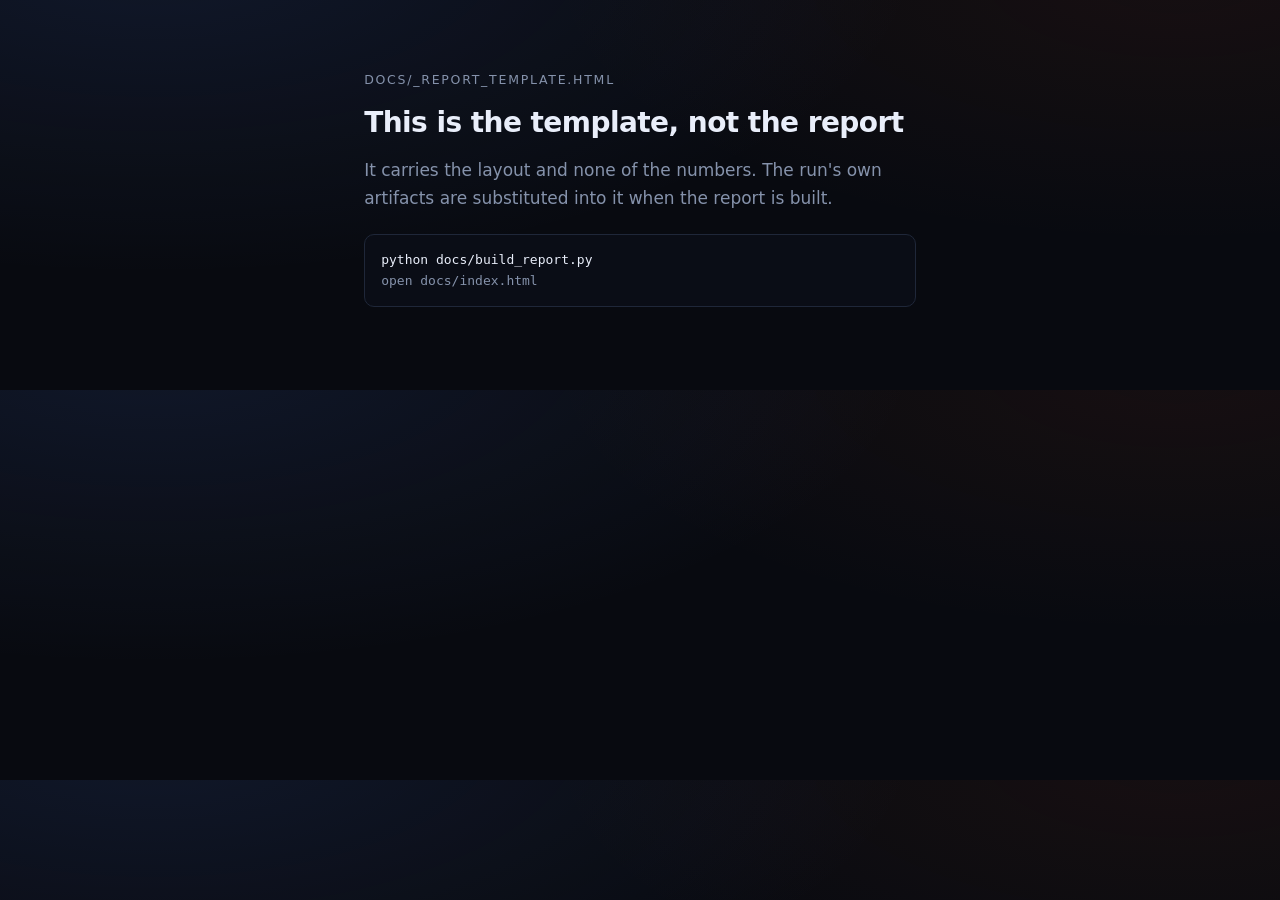
<file: docs/_report_template.html>
<!doctype html>
<html lang="en">
<head>
<meta charset="utf-8">
<meta name="viewport" content="width=device-width, initial-scale=1">
<title>Self-Improving Growth Agent — run report</title>
<meta name="description" content="A closed loop that reads its own telemetry, ships one change per round, and proves each one with a live A/B test. Every number here was measured in a real browser.">
<style>
  :root {
    --bg: #080a10;
    --panel: #0e1220;
    --panel-2: #141a2b;
    --line: #1f2739;
    --line-2: #2b354a;
    --text: #e9eefa;
    --muted: #8592ab;
    --dim: #5f6b82;
    --accent: #5b8cff;
    --good: #3ddc91;
    --warn: #ffb638;
    --bad: #ff6b6b;
    /* Chart roles. The two categorical slots are validated against this surface
       (CVD ΔE 26.8, normal-vision ΔE 31.8); the baseline is a neutral reference
       series, not a categorical hue, and is also dashed + direct-labelled. */
    --series-candidate: #3987e5;
    --series-holdout: #d95926;
    --series-baseline: #8592ab;
    --mono: ui-monospace, SFMono-Regular, "SF Mono", Menlo, Consolas, monospace;
  }
  * { box-sizing: border-box; }
  html { scroll-behavior: smooth; }
  body {
    margin: 0;
    background:
      radial-gradient(1100px 460px at 12% -12%, rgba(91, 140, 255, 0.11), transparent 70%),
      radial-gradient(900px 380px at 92% -6%, rgba(217, 89, 38, 0.07), transparent 70%),
      var(--bg);
    color: var(--text);
    font: 15px/1.65 ui-sans-serif, system-ui, -apple-system, "Segoe UI", Roboto, sans-serif;
    -webkit-font-smoothing: antialiased;
  }
  .wrap { max-width: 1060px; margin: 0 auto; padding: 0 20px; }
  h1, h2, h3, h4 { letter-spacing: -0.02em; margin: 0; line-height: 1.25; }
  a { color: var(--accent); }
  code, .mono { font-family: var(--mono); font-size: 0.92em; }
  p { margin: 0 0 14px; }

  /* ------------------------------------------------------------------ header */
  header.top { border-bottom: 1px solid var(--line); padding: 46px 0 34px; }
  .eyebrow { color: var(--muted); font-size: 12.5px; letter-spacing: 0.14em;
    text-transform: uppercase; margin-bottom: 14px; }
  header.top h1 { font-size: clamp(28px, 4.4vw, 42px); max-width: 20ch; }
  .lede { color: var(--muted); font-size: 17px; max-width: 62ch; margin-top: 16px; }
  .meta { display: flex; flex-wrap: wrap; gap: 10px; margin-top: 22px; }
  .chip { border: 1px solid var(--line); background: var(--panel); color: var(--muted);
    border-radius: 999px; padding: 6px 13px; font-size: 12.5px; }
  .chip b { color: var(--text); font-weight: 600; }

  /* ------------------------------------------------------------------- cards */
  section { padding: 44px 0; border-bottom: 1px solid var(--line); }
  .sec-label { color: var(--accent); font-size: 12px; letter-spacing: 0.16em;
    text-transform: uppercase; margin-bottom: 12px; }
  section h2 { font-size: clamp(21px, 2.6vw, 27px); margin-bottom: 14px; }
  .note { color: var(--muted); max-width: 68ch; }
  .card { background: var(--panel); border: 1px solid var(--line); border-radius: 14px; padding: 20px; }

  .kpis { display: grid; grid-template-columns: repeat(auto-fit, minmax(150px, 1fr)); gap: 12px; margin: 24px 0 0; }
  .kpi { background: var(--panel); border: 1px solid var(--line); border-radius: 14px; padding: 16px 18px; }
  .kpi b { display: block; font-size: 27px; letter-spacing: -0.03em; }
  .kpi span { display: block; color: var(--muted); font-size: 11.5px; letter-spacing: 0.08em;
    text-transform: uppercase; margin-top: 6px; }
  .kpi.good b { color: var(--good); }
  .kpi.accent b { color: var(--accent); }

  /* ------------------------------------------------------------------- chart */
  .chart-card { margin-top: 8px; }
  .legend { display: flex; flex-wrap: wrap; gap: 18px; color: var(--muted); font-size: 12.5px; margin-bottom: 6px; }
  .legend i { display: inline-block; width: 22px; height: 0; border-top-width: 2px; border-top-style: solid;
    vertical-align: middle; margin-right: 7px; }
  .sw-cand { border-color: var(--series-candidate); }
  .sw-hold { border-color: var(--series-holdout); border-top-style: dotted; border-top-width: 3px; }
  .sw-base { border-color: var(--series-baseline); border-top-style: dashed; }
  .chart { position: relative; }
  .chart svg { width: 100%; height: auto; display: block; overflow: visible; }
  .grid-line { stroke: var(--line); stroke-width: 1; }
  .axis-text { fill: var(--dim); font-size: 11px; font-family: var(--mono); }
  .round-tick { fill: var(--muted); font-size: 12px; }
  .line-base { fill: none; stroke: var(--series-baseline); stroke-width: 2; stroke-dasharray: 6 4; }
  .line-cand { fill: none; stroke: var(--series-candidate); stroke-width: 2; }
  .line-hold { fill: none; stroke: var(--series-holdout); stroke-width: 2; stroke-dasharray: 2 4; }
  .connector { stroke: var(--series-candidate); stroke-width: 1.5; opacity: 0.45; }
  .dot-base { fill: var(--series-baseline); stroke: var(--panel); stroke-width: 2; }
  .dot-cand { fill: var(--series-candidate); stroke: var(--panel); stroke-width: 2; }
  .dot-hold { fill: var(--series-holdout); stroke: var(--panel); stroke-width: 2; }
  .label { fill: var(--text); font-size: 12.5px; font-weight: 600; }
  .label-muted { fill: var(--muted); font-size: 12px; }
  .adopt-mark { fill: var(--good); }
  .adopt-text { fill: var(--good); font-size: 10.5px; letter-spacing: 0.1em; font-family: var(--mono); }
  .crosshair { stroke: var(--line-2); stroke-width: 1; }
  .hit { fill: transparent; cursor: crosshair; }
  .tip { position: absolute; pointer-events: none; background: var(--panel-2); border: 1px solid var(--line-2);
    border-radius: 10px; padding: 10px 12px; font-size: 12.5px; min-width: 180px;
    box-shadow: 0 18px 40px -20px #000; opacity: 0; transition: opacity 0.12s; }
  .tip.on { opacity: 1; }
  .tip h4 { font-size: 12px; color: var(--muted); font-weight: 600; margin-bottom: 6px; }
  .tip .row { display: flex; justify-content: space-between; gap: 18px; }
  .tip .row i { width: 9px; height: 9px; border-radius: 50%; display: inline-block; margin-right: 6px; }
  .tip .k { color: var(--muted); }
  .tip .v { font-family: var(--mono); }

  details.table-view { margin-top: 16px; }
  details.table-view summary { cursor: pointer; color: var(--muted); font-size: 13px; }
  table { border-collapse: collapse; width: 100%; font-size: 13.5px; margin-top: 12px; }
  th, td { text-align: left; padding: 9px 10px; border-bottom: 1px solid var(--line); vertical-align: top; }
  th { color: var(--muted); font-size: 11.5px; letter-spacing: 0.08em; text-transform: uppercase; font-weight: 600; }
  td.num, th.num { text-align: right; font-family: var(--mono); }

  /* ------------------------------------------------------------------ rounds */
  .round { border: 1px solid var(--line); border-radius: 16px; background: var(--panel);
    margin-bottom: 22px; overflow: hidden; }
  .round.adopted { border-left: 3px solid var(--good); }
  .round.human { border-left: 3px solid var(--warn); }
  .r-head { padding: 20px 22px; border-bottom: 1px solid var(--line);
    display: flex; gap: 16px; align-items: flex-start; flex-wrap: wrap; }
  .r-head .idx { font-family: var(--mono); font-size: 11.5px; color: var(--muted);
    border: 1px solid var(--line-2); border-radius: 7px; padding: 4px 9px; margin-top: 2px; }
  .r-head h3 { font-size: 19px; }
  .r-head .sub { color: var(--muted); font-size: 12.5px; margin-top: 5px; }
  .pill { margin-left: auto; border-radius: 999px; padding: 6px 13px; font-size: 12px; font-weight: 600;
    border: 1px solid; white-space: nowrap; }
  .pill.good { color: var(--good); border-color: rgba(61,220,145,.35); background: rgba(61,220,145,.1); }
  .pill.warn { color: var(--warn); border-color: rgba(255,182,56,.35); background: rgba(255,182,56,.1); }
  .stats { display: grid; grid-template-columns: repeat(auto-fit, minmax(118px, 1fr));
    border-bottom: 1px solid var(--line); }
  .stat { padding: 15px 18px; border-right: 1px solid var(--line); }
  .stat:last-child { border-right: 0; }
  .stat b { display: block; font-size: 19px; font-family: var(--mono); letter-spacing: -0.02em; }
  .stat span { display: block; color: var(--muted); font-size: 11px; letter-spacing: 0.07em;
    text-transform: uppercase; margin-top: 4px; }
  .stat.up b { color: var(--good); }
  .r-body { padding: 20px 22px; }
  .r-body > * + * { margin-top: 22px; }
  .h4 { font-size: 11.5px; letter-spacing: 0.13em; text-transform: uppercase; color: var(--muted);
    margin-bottom: 10px; }
  .quote { border-left: 2px solid var(--line-2); padding-left: 14px; color: var(--muted); }
  .verdict { border-radius: 10px; padding: 13px 15px; font-size: 14px; }
  .verdict.good { background: rgba(61,220,145,.08); border: 1px solid rgba(61,220,145,.25); }
  .verdict.warn { background: rgba(255,182,56,.08); border: 1px solid rgba(255,182,56,.25); }
  .paths { display: flex; flex-wrap: wrap; gap: 7px; margin-top: 10px; }
  .paths code { border: 1px solid var(--line-2); border-radius: 7px; padding: 3px 8px; color: var(--muted); }
  .paths code.flag { color: var(--warn); border-color: rgba(255,182,56,.4); }
  .gate { display: grid; gap: 7px; }
  .case { display: grid; grid-template-columns: auto 1fr auto; gap: 3px 10px; align-items: baseline;
    background: var(--panel-2); border: 1px solid var(--line); border-radius: 9px;
    padding: 9px 12px; font-size: 13px; }
  .case i { color: var(--good); font-style: normal; }
  .case .kind { font-size: 10.5px; letter-spacing: 0.1em; text-transform: uppercase; color: var(--dim); }
  .case .detail { grid-column: 2 / -1; color: var(--dim); font-family: var(--mono); font-size: 11.5px;
    overflow-x: auto; }
  pre.diff { background: #0a0d16; border: 1px solid var(--line); border-radius: 10px; padding: 14px 16px;
    overflow-x: auto; margin: 0; font-family: var(--mono); font-size: 12px; line-height: 1.6; }
  pre.diff span { display: block; white-space: pre; }
  .d-hdr { color: var(--dim); }
  .d-hunk { color: var(--accent); }
  .d-add { color: var(--good); }
  .d-del { color: var(--bad); }
  .d-ctx { color: var(--muted); }
  .shots { display: grid; grid-template-columns: 1fr 1fr; gap: 14px; }
  .shot { border: 1px solid var(--line); border-radius: 12px; overflow: hidden; background: var(--panel-2); }
  .shot figcaption { padding: 9px 12px; font-size: 11.5px; color: var(--muted);
    border-bottom: 1px solid var(--line); display: flex; gap: 8px; align-items: center; }
  .shot .tag { font-family: var(--mono); font-size: 10px; letter-spacing: 0.08em; text-transform: uppercase;
    border-radius: 5px; padding: 2px 7px; }
  .tag.before { background: rgba(255,107,107,.13); color: var(--bad); }
  .tag.after { background: rgba(61,220,145,.13); color: var(--good); }
  .shot img { display: block; width: 100%; height: auto; }
  .hyp-sel { color: var(--accent); font-weight: 600; }

  .cols { display: grid; grid-template-columns: repeat(auto-fit, minmax(250px, 1fr)); gap: 14px; }
  .cols .card h3 { font-size: 15px; margin-bottom: 8px; }
  .cols .card p { color: var(--muted); font-size: 13.5px; margin: 0; }

  pre.cmd { background: #0a0d16; border: 1px solid var(--line); border-radius: 10px; padding: 14px 16px;
    overflow-x: auto; font-family: var(--mono); font-size: 13px; color: var(--muted); }
  pre.cmd b { color: var(--text); font-weight: 500; }

  footer { padding: 34px 0 60px; color: var(--dim); font-size: 13px; }
  footer a { color: var(--muted); }

  @media (max-width: 720px) {
    .shots { grid-template-columns: 1fr; }
    .stat { border-right: 0; border-bottom: 1px solid var(--line); }
  }
</style>
</head>
<body>

<header class="top">
  <div class="wrap">
    <div class="eyebrow">Run report · seed 7 · generated %%GENERATED%%</div>
    <h1>An agent that improves a checkout funnel, and proves it</h1>
    <p class="lede">Each round it reads the previous round's telemetry, proposes several
      hypotheses, implements exactly one, and has to clear an eval gate before a single
      simulated customer sees it. Then both versions run side by side and a two-proportion
      z-test decides what survives. Every number on this page came out of a real browser
      session against a real server.</p>
    <div class="meta" id="meta"></div>
  </div>
</header>

<section>
  <div class="wrap">
    <div class="sec-label">The result</div>
    <h2>Three rounds, three shipped changes, each one measured</h2>
    <div class="kpis" id="kpis"></div>

    <div class="card chart-card" style="margin-top:22px">
      <div class="legend">
        <span><i class="sw-base"></i>baseline (control arm)</span>
        <span><i class="sw-cand"></i>candidate (treatment arm)</span>
        <span><i class="sw-hold"></i>holdout personas</span>
      </div>
      <div class="chart" id="chart"></div>
      <details class="table-view">
        <summary>Show the numbers as a table</summary>
        <div id="dataTable"></div>
      </details>
    </div>
    <p class="note" style="margin-top:16px" id="ceiling"></p>
  </div>
</section>

<section>
  <div class="wrap">
    <div class="sec-label">Where it started</div>
    <h2>A funnel with three planted defects</h2>
    <p class="note">Each defect is the kind that looks reasonable to somebody: a form that
      asks for everything at once, a login wall in front of the money, and a promotional bar
      that covers the button it is promoting. The agent is told none of this — it sees only
      a summary of the logs.</p>
    <div class="cols" style="margin-top:20px" id="defects"></div>
    <div class="card" style="margin-top:16px">
      <div class="h4">Round 0 · the untouched baseline</div>
      <div id="funnel0"></div>
    </div>
  </div>
</section>

<section>
  <div class="wrap">
    <div class="sec-label">Round by round</div>
    <h2>What it changed, and what the statistics said</h2>
    <p class="note">One hypothesis per round, so a lift belongs to a single named change
      rather than a bundle. The diffs below are the round's real <code>diff.patch</code>;
      the gate results are its real <code>smoke.json</code>.</p>
    <div id="rounds" style="margin-top:22px"></div>
  </div>
</section>

<section>
  <div class="wrap">
    <div class="sec-label">When it stops</div>
    <h2>Round 2 waited for a person, and this is what that looks like</h2>
    <p class="note">The policy reads the diff, not the intent. Templates and CSS inside the
      size limits ship unattended; a diff that touches a route does not, however good the
      number is. Below is the dashboard holding a <b>+18.0pp</b> win at <b>p=0.010</b> — all
      guardrails green — because <code>app/server.py</code> is in the diff. Nothing reaches the
      baseline until somebody clicks. Approving promotes that round's exact candidate and
      records that a human decided; rejecting leaves the baseline untouched.</p>
    <figure class="shot" style="margin: 20px 0 0">
      <figcaption><span class="tag before" style="background:rgba(255,182,56,.13);color:var(--warn)">awaiting approval</span>
        <span>the dashboard, mid-round, with the decision in a person's hands</span></figcaption>
      <img src="shots/approval.png" alt="The dashboard showing a round awaiting human approval, with Approve and Reject buttons and app/server.py flagged" loading="lazy">
    </figure>
  </div>
</section>

<section>
  <div class="wrap">
    <div class="sec-label">Why the numbers can be trusted</div>
    <h2>The agent cannot reach its own scoring</h2>
    <div class="cols" style="margin-top:20px">
      <div class="card">
        <h3>It cannot write outside its sandbox</h3>
        <p><code>write_file</code> resolves every path and refuses anything outside
          <code>candidate/</code> — traversal, absolute paths and symlinks included. There is a
          test for each escape.</p>
      </div>
      <div class="card">
        <h3>And the analyzer re-checks anyway</h3>
        <p>A separate process re-reads the round's diff against <code>protected_paths</code> and
          marks the round <code>invalid</code> on a hit. Two enforcement points, two processes.</p>
      </div>
      <div class="card">
        <h3>The decision is arithmetic</h3>
        <p>Smoke failed or protected path touched → invalid. Error rate up &gt;2pp → rollback.
          Lift &gt; 0 and p &lt; 0.10 → adopt, or wait for a human per policy. No model input.</p>
      </div>
      <div class="card">
        <h3>The app never writes its telemetry</h3>
        <p>The simulator does, from outside the tree the agent may edit, so an agent cannot
          improve its own numbers by touching instrumentation.</p>
      </div>
      <div class="card">
        <h3>Holdout personas</h3>
        <p>A tablet persona never appears in the agent's summary and never influences a
          decision. It is reported separately as an overfitting check.</p>
      </div>
      <div class="card">
        <h3>Autonomy is earned per diff</h3>
        <p>Templates and CSS inside the size limits ship unattended. A route change waits for a
          person. An edit to the evaluator is rolled back on principle.</p>
      </div>
      <div class="card">
        <h3>And the gate is tested by breaking things</h3>
        <p>It has never failed in a real round, so <code>sim/test_gate.py</code> manufactures the
          failures: a step with no forward action, a 500 mid-funnel, an input the simulator
          cannot see. Each must be caught by the case that names it.</p>
      </div>
    </div>
  </div>
</section>

<section>
  <div class="wrap">
    <div class="sec-label">Reproduce it</div>
    <h2>The whole run is one command</h2>
    <pre class="cmd"><b>pip install flask playwright &amp;&amp; playwright install chromium</b>
<b>python orchestrator/run_loop.py --rounds 3 --n 200 --seed 7 --auto-approve --reset</b>
<b>python dashboard/server.py</b>        # the live dashboard, http://127.0.0.1:8080</pre>
    <p class="note" style="margin-top:14px">The seed is fixed, so the run reproduces exactly —
      same personas, same order, same assignment, and the same result at any
      <code>--workers</code> setting, because each session draws from a seed derived from its own
      index. <span id="runtime"></span></p>
  </div>
</section>

<footer>
  <div class="wrap">
    Generated from the run's own artifacts by <code>docs/build_report.py</code> —
    metrics, diffs, gate results and screenshots, nothing hand-typed.
    <a id="repoLink" href="#">Source on GitHub</a>
  </div>
</footer>

<script>
const DATA = /*%%RUN_DATA%%*/null;

// This file is the template, not the report. `docs/build_report.py` substitutes the
// run's artifacts for the placeholder above and writes `docs/index.html`. Opened on
// its own there is nothing to render, and reading DATA would throw on the first line
// — so say which file this is instead, and say it in the page rather than the
// console, where whoever opened it is actually looking.
if (!DATA) {
  const notice = document.createElement("div");
  notice.className = "wrap";
  notice.style.cssText = "padding:70px 20px;max-width:62ch";
  notice.innerHTML = `
    <div class="eyebrow">docs/_report_template.html</div>
    <h1 style="font-size:28px">This is the template, not the report</h1>
    <p class="lede">It carries the layout and none of the numbers. The run's own
      artifacts are substituted into it when the report is built.</p>
    <pre class="cmd" style="margin-top:22px"><b>python docs/build_report.py</b>
open docs/index.html</pre>`;
  document.body.replaceChildren(notice);
} else {
  render();
}

function render() {
  const pct = (v, d = 1) => (v == null ? '–' : `${(v * 100).toFixed(d)}%`);
  const pp = (v, d = 1) => (v == null ? '–' : `${v >= 0 ? '+' : ''}${(v * 100).toFixed(d)}pp`);
  const pval = (p) => (p == null ? '–' : p < 0.001 ? '<0.001' : p.toFixed(3));
  const el = (tag, cls, text) => {
    const n = document.createElement(tag);
    if (cls) n.className = cls;
    if (text != null) n.textContent = text;
    return n;
  };

  /* ------------------------------------------------------------------ header */

  document.getElementById('repoLink').href = DATA.repo;
  document.getElementById('meta').replaceChildren(...[
    [`${DATA.sessions.toLocaleString()}`, 'real browser sessions'],
    [`${DATA.n_per_arm}`, 'sessions per arm'],
    [`${DATA.rounds_run}`, 'rounds'],
    ['two-proportion z-test', 'decision rule'],
  ].map(([v, k]) => {
    const c = el('span', 'chip');
    c.append(el('b', null, v), document.createTextNode(' ' + k));
    return c;
  }));

  document.getElementById('kpis').replaceChildren(...[
    ['baseline at round 0', pct(DATA.baseline), ''],
    ['after three rounds', pct(DATA.final), 'good'],
    ['relative gain', `+${(DATA.total_rel * 100).toFixed(0)}%`, 'accent'],
    ['changes adopted', `${DATA.adopted}/${DATA.rounds_run}`, ''],
    ['rolled back', `${DATA.rounds_run - DATA.adopted}`, ''],
  ].map(([label, value, cls]) => {
    const d = el('div', `kpi ${cls}`.trim());
    d.append(el('b', null, value), el('span', null, label));
    return d;
  }));

  document.getElementById('ceiling').textContent =
    `The run ends at ${pct(DATA.final, 0)} because this simulated population has exactly three `
    + `reasons to leave and the loop removed all three — there is nobody left to lose. The numbers `
    + `to read are the per-round lifts and their p-values, not the ceiling.`;

  /* ------------------------------------------------------------------- chart */

  function renderChart() {
    const host = document.getElementById('chart');
    const s = DATA.series;
    const W = 1000, H = 380, padL = 52, padR = 92, padT = 28, padB = 66;
    const vals = s.flatMap((p) => [p.control, p.treatment, p.holdout_control, p.holdout_treatment])
      .filter((v) => v != null);
    const maxV = Math.min(1, Math.ceil((Math.max(...vals) * 1.1) / 0.2) * 0.2);
    const x = (i) => padL + (i * (W - padL - padR)) / (s.length - 1);
    const y = (v) => H - padB - (v / maxV) * (H - padT - padB);

    const parts = [];
    for (let t = 0; t <= Math.round(maxV / 0.2); t++) {
      const v = t * 0.2;
      parts.push(`<line class="grid-line" x1="${padL}" y1="${y(v)}" x2="${W - padR}" y2="${y(v)}"/>`);
      parts.push(`<text class="axis-text" x="${padL - 12}" y="${y(v) + 4}" text-anchor="end">${(v * 100).toFixed(0)}%</text>`);
    }

    // within-round connector: control -> candidate is the experiment's own comparison
    s.forEach((p, i) => {
      if (p.treatment == null) return;
      parts.push(`<line class="connector" x1="${x(i)}" y1="${y(p.control)}" x2="${x(i)}" y2="${y(p.treatment)}"/>`);
    });

    const path = (key) => s.map((p, i) => (p[key] == null ? null : `${x(i)},${y(p[key])}`))
      .filter(Boolean).join(' ');
    const holdPts = s.map((p, i) => {
      const v = p.holdout_treatment ?? p.holdout_control;
      return v == null ? null : `${x(i)},${y(v)}`;
    }).filter(Boolean).join(' ');

    parts.push(`<polyline class="line-hold" points="${holdPts}"/>`);
    parts.push(`<polyline class="line-base" points="${path('control')}"/>`);
    parts.push(`<polyline class="line-cand" points="${path('treatment')}"/>`);

    s.forEach((p, i) => {
      const hv = p.holdout_treatment ?? p.holdout_control;
      if (hv != null) parts.push(`<circle class="dot-hold" cx="${x(i)}" cy="${y(hv)}" r="4.5"/>`);
      parts.push(`<circle class="dot-base" cx="${x(i)}" cy="${y(p.control)}" r="5"/>`);
      if (p.treatment != null) parts.push(`<circle class="dot-cand" cx="${x(i)}" cy="${y(p.treatment)}" r="5.5"/>`);
      parts.push(`<text class="round-tick" x="${x(i)}" y="${H - padB + 24}" text-anchor="middle">round ${p.round}</text>`);
      if (p.adopted) {
        parts.push(`<rect class="adopt-mark" x="${x(i) - 20}" y="${H - padB + 34}" width="40" height="3" rx="1.5"/>`);
        parts.push(`<text class="adopt-text" x="${x(i)}" y="${H - padB + 50}" text-anchor="middle">ADOPTED</text>`);
      }
    });

    // Direct labels on the last point of each series, so identity is never colour-alone.
    const last = s[s.length - 1];
    const lastHold = last.holdout_treatment ?? last.holdout_control;
    parts.push(`<text class="label" x="${x(s.length - 1) + 12}" y="${y(last.treatment ?? last.control) + 4}">${pct(last.treatment ?? last.control, 0)} candidate</text>`);
    parts.push(`<text class="label-muted" x="${x(s.length - 1) + 12}" y="${y(last.control) + 18}">${pct(last.control, 0)} baseline</text>`);
    if (lastHold != null && Math.abs(y(lastHold) - y(last.treatment ?? 0)) > 14) {
      parts.push(`<text class="label-muted" x="${x(s.length - 1) + 12}" y="${y(lastHold) + 4}">${pct(lastHold, 0)} holdout</text>`);
    }
    // First point carries a label too: it is the number everything else is measured against.
    parts.push(`<text class="label-muted" x="${x(0) + 10}" y="${y(s[0].control) - 12}">${pct(s[0].control, 0)} at start</text>`);

    // hover targets
    s.forEach((p, i) => {
      const w = (W - padL - padR) / (s.length - 1);
      parts.push(`<rect class="hit" data-i="${i}" x="${x(i) - w / 2}" y="${padT - 10}" width="${w}" height="${H - padT - padB + 20}"/>`);
    });
    parts.push(`<line class="crosshair" id="cross" x1="0" y1="${padT - 10}" x2="0" y2="${H - padB}" opacity="0"/>`);

    host.innerHTML = `<svg viewBox="0 0 ${W} ${H}" role="img"
        aria-label="Conversion rate by round: baseline, candidate and holdout arms">${parts.join('')}</svg>
      <div class="tip" id="tip"></div>`;

    const svg = host.querySelector('svg');
    const tip = document.getElementById('tip');
    const cross = document.getElementById('cross');
    const round = (i) => DATA.rounds.find((r) => r.round === s[i].round);

    svg.querySelectorAll('.hit').forEach((hit) => {
      hit.addEventListener('mouseenter', () => {
        const i = +hit.dataset.i;
        const p = s[i];
        const r = round(i);
        cross.setAttribute('x1', x(i)); cross.setAttribute('x2', x(i));
        cross.setAttribute('opacity', '1');
        const rows = [
          ['var(--series-baseline)', 'baseline', pct(p.control)],
          p.treatment != null ? ['var(--series-candidate)', 'candidate', pct(p.treatment)] : null,
          (p.holdout_treatment ?? p.holdout_control) != null
            ? ['var(--series-holdout)', 'holdout', pct(p.holdout_treatment ?? p.holdout_control)] : null,
        ].filter(Boolean);
        tip.innerHTML = `<h4>Round ${p.round}${r ? ' · ' + r.title : ' · baseline measurement'}</h4>`
          + rows.map(([c, k, v]) => `<div class="row"><span class="k"><i style="background:${c}"></i>${k}</span><span class="v">${v}</span></div>`).join('')
          + (r && r.lift_abs != null
            ? `<div class="row" style="margin-top:7px"><span class="k">lift</span><span class="v">${pp(r.lift_abs)}</span></div>`
              + `<div class="row"><span class="k">p-value</span><span class="v">${pval(r.p_value)}</span></div>`
            : '');
        const box = host.getBoundingClientRect();
        const px = (x(i) / W) * box.width;
        tip.style.left = `${Math.min(Math.max(px - 90, 0), box.width - 200)}px`;
        tip.style.top = `${(y(p.treatment ?? p.control) / H) * box.height - 20}px`;
        tip.classList.add('on');
      });
      hit.addEventListener('mouseleave', () => {
        tip.classList.remove('on');
        cross.setAttribute('opacity', '0');
      });
    });

    // table view — the same data, for anyone who cannot use the chart
    const t = el('table');
    t.innerHTML = '<thead><tr><th>round</th><th>change</th><th class="num">baseline</th>'
      + '<th class="num">candidate</th><th class="num">lift</th><th class="num">p</th>'
      + '<th class="num">holdout</th><th>decision</th></tr></thead>';
    const tb = el('tbody');
    s.forEach((p) => {
      const r = DATA.rounds.find((x) => x.round === p.round);
      const tr = el('tr');
      tr.innerHTML = `<td>${p.round}</td><td>${r ? r.title : 'baseline measurement'}</td>`
        + `<td class="num">${pct(p.control)}</td><td class="num">${pct(p.treatment)}</td>`
        + `<td class="num">${r ? pp(r.lift_abs) : '–'}</td><td class="num">${r ? pval(r.p_value) : '–'}</td>`
        + `<td class="num">${pct(p.holdout_treatment ?? p.holdout_control)}</td>`
        + `<td>${r ? r.status.replace(/_/g, ' ') : '–'}</td>`;
      tb.append(tr);
    });
    t.append(tb);
    document.getElementById('dataTable').replaceChildren(t);
  }
  renderChart();
  addEventListener('resize', () => { /* viewBox scales; tooltip repositions on next hover */ });

  /* ----------------------------------------------------------------- defects */

  const DEFECTS = [
    ['D1 · the form', 'Signup asks for nine fields before anyone may pay.',
     'abandon_reason: too_many_fields'],
    ['D2 · the wall', 'Checkout is gated behind account creation, with no guest path.',
     'abandon_reason: forced_signup'],
    ['D3 · the tap target', 'A pinned total bar covers the pay button on phones.',
     'click_blocked / click_intercepted'],
  ];
  document.getElementById('defects').replaceChildren(...DEFECTS.map(([h, p, sig]) => {
    const c = el('div', 'card');
    c.append(el('h3', null, h), el('p', null, p));
    const code = el('p');
    code.innerHTML = `<code style="color:var(--warn)">${sig}</code>`;
    code.style.marginTop = '9px';
    c.append(code);
    return c;
  }));

  const f0 = DATA.funnel0.filter((f) => f.dropped > 0 || f.step === 'confirmation');
  const fr = DATA.friction0.map((f) => `<code>${f.value}</code> ${f.count} sessions${f.step ? ' at ' + f.step : ''}`);
  document.getElementById('funnel0').innerHTML =
    `<p style="margin-bottom:10px">Conversion <b>${pct(DATA.baseline)}</b> over ${DATA.n_per_arm} sessions`
    + (DATA.holdout0 != null ? ` (holdout ${pct(DATA.holdout0)})` : '') + `. Where they went:</p>`
    + `<table><thead><tr><th>step</th><th class="num">reached</th><th class="num">lost here</th><th class="num">drop rate</th></tr></thead><tbody>`
    + DATA.funnel0.map((f) => `<tr><td><code>${f.step}</code></td><td class="num">${f.reached}</td>`
        + `<td class="num">${f.dropped}</td><td class="num">${(f.drop_rate * 100).toFixed(0)}%</td></tr>`).join('')
    + `</tbody></table>`
    + `<p style="margin-top:14px;color:var(--muted)">Ranked friction handed to the agent: ${fr.join(' · ')}</p>`;

  /* ------------------------------------------------------------------ rounds */

  function renderRound(r) {
    const human = r.autonomy === 'pending_approval';
    const card = el('article', `round ${human ? 'human' : 'adopted'}`);

    const head = el('div', 'r-head');
    head.append(el('span', 'idx', `round ${r.round}`));
    const t = el('div');
    t.append(el('h3', null, r.title));
    const sub = el('div', 'sub');
    sub.innerHTML = `<code>${r.hypothesis_id || ''}</code> · chosen by ${r.selection_mode || 'heuristic'} ranking`
      + ` · ${r.files_changed} file(s), ${r.lines_changed} changed line(s)`;
    t.append(sub);
    head.append(t);
    head.append(el('span', `pill ${human ? 'warn' : 'good'}`,
      human ? 'human approved' : 'auto-adopted'));
    card.append(head);

    const stats = el('div', 'stats');
    [['baseline', pct(r.control), ''], ['candidate', pct(r.treatment), ''],
     ['absolute lift', pp(r.lift_abs), 'up'], ['relative', `+${(r.lift_rel * 100).toFixed(0)}%`, 'up'],
     ['p-value', pval(r.p_value), ''],
     ['95% CI', r.ci95 ? `${pp(r.ci95[0], 0)} … ${pp(r.ci95[1], 0)}` : '–', '']]
      .forEach(([k, v, cls]) => {
        const d = el('div', `stat ${cls}`.trim());
        d.append(el('b', null, v), el('span', null, k));
        stats.append(d);
      });
    card.append(stats);

    const body = el('div', 'r-body');

    if (r.rationale) {
      const w = el('div');
      w.append(el('div', 'h4', "Why the agent picked this one"));
      w.append(el('p', 'quote', r.rationale));
      body.append(w);
    }

    // hypotheses
    const hw = el('div');
    hw.append(el('div', 'h4', `Hypotheses considered — ${r.hypotheses.length} proposed, 1 implemented`));
    const ht = el('table');
    ht.innerHTML = '<thead><tr><th>hypothesis</th><th class="num">sessions lost to it</th>'
      + '<th>risk</th><th>outcome</th></tr></thead><tbody>'
      + r.hypotheses.map((h) => `<tr><td>${h.title}<div style="color:var(--dim);font-family:var(--mono);font-size:11.5px">${h.id}</div></td>`
        + `<td class="num">${h.friction_sessions}</td><td>${h.risk}</td>`
        + `<td>${h.selected ? '<span class="hyp-sel">implemented</span>'
          : (h.already_shipped ? 'already shipped' : 'deferred')}</td></tr>`).join('')
      + '</tbody>';
    hw.append(ht);
    body.append(hw);

    // diff
    if (r.diff.length) {
      const dw = el('div');
      dw.append(el('div', 'h4', 'The change it wrote'));
      const pre = el('pre', 'diff');
      pre.innerHTML = r.diff.map((l) => `<span class="d-${l.k}">${l.t.replace(/[&<>]/g, (c) => ({'&':'&amp;','<':'&lt;','>':'&gt;'}[c])) || ' '}</span>`).join('');
      dw.append(pre);
      body.append(dw);
    }

    // gate
    const cases = (r.smoke.cases || []);
    if (cases.length) {
      const gw = el('div');
      gw.append(el('div', 'h4',
        `Eval gate — ${r.smoke.pass_count}/${r.smoke.case_count} passed, before any traffic`));
      const g = el('div', 'gate');
      cases.forEach((c) => {
        const d = el('div', 'case');
        d.append(el('i', null, c.passed ? '✓' : '✕'), el('span', null, c.case), el('span', 'kind', c.kind));
        if (c.detail) d.append(el('span', 'detail', c.detail));
        g.append(d);
      });
      gw.append(g);
      body.append(gw);
    }

    // shots
    if (r.shots.before && r.shots.after) {
      const sw = el('div');
      const [where, was, now] = r.shots.caption;
      sw.append(el('div', 'h4', `Before and after — ${where}: ${was} → ${now}`));
      const grid = el('div', 'shots');
      [['before', r.shots.before], ['after', r.shots.after]].forEach(([phase, src]) => {
        const fig = el('figure', 'shot');
        const cap = el('figcaption');
        cap.innerHTML = `<span class="tag ${phase}">${phase}</span><span>${phase === 'before' ? 'control arm' : 'treatment arm'}</span>`;
        const img = el('img');
        img.src = src;
        img.alt = `${phase}: ${where}`;
        img.loading = 'lazy';
        fig.append(cap, img);
        grid.append(fig);
      });
      sw.append(grid);
      body.append(sw);
    }

    // verdict
    const v = el('div', `verdict ${human ? 'warn' : 'good'}`);
    v.textContent = r.decision_reason;
    const paths = el('div', 'paths');
    r.files.forEach((p) => {
      const c = el('code', r.needs_approval.includes(p) ? 'flag' : null, p);
      paths.append(c);
    });
    const vw = el('div');
    vw.append(el('div', 'h4', 'What the analyzer decided'), v, paths);
    body.append(vw);

    card.append(body);
    return card;
  }

  document.getElementById('rounds').replaceChildren(...DATA.rounds.map(renderRound));
  document.getElementById('runtime').textContent =
    `A three-round run is about ${DATA.sessions.toLocaleString()} browser sessions and takes roughly 13 minutes on a laptop.`;
}
</script>
</body>
</html>
</file>
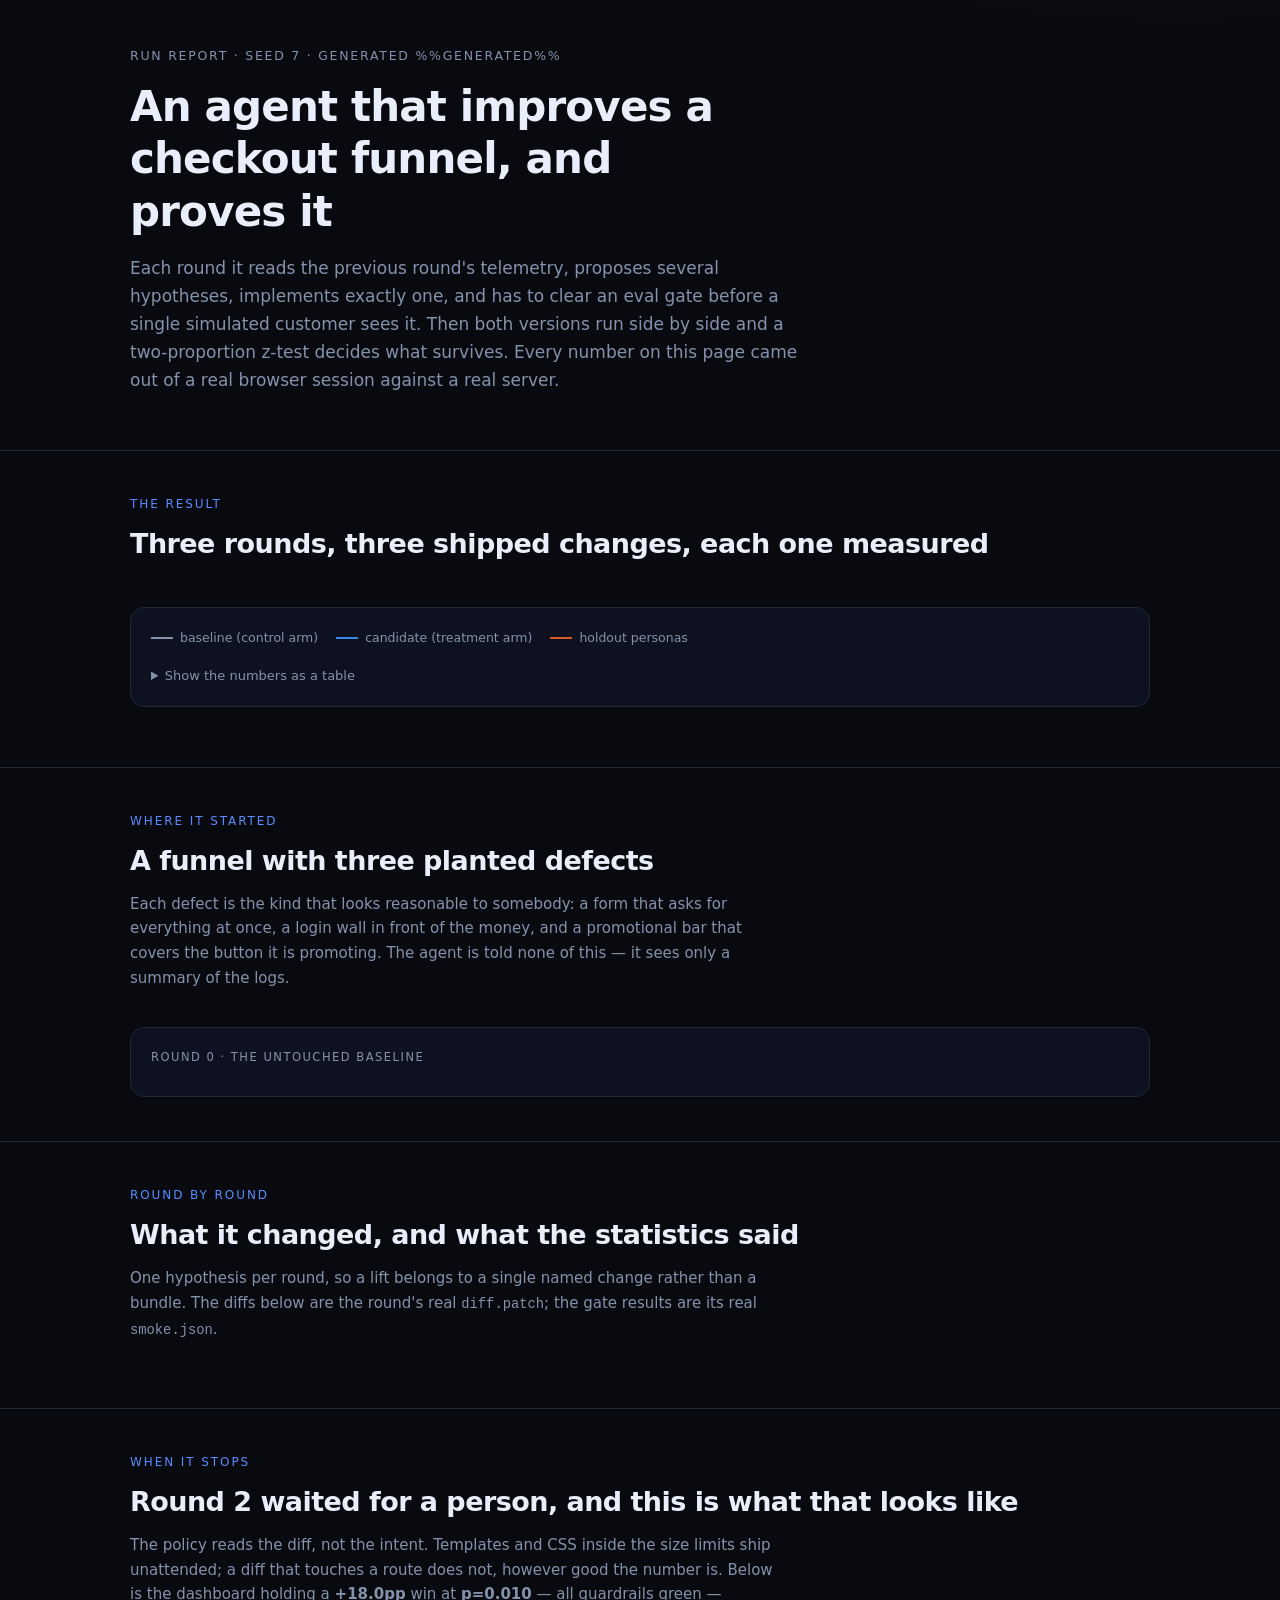
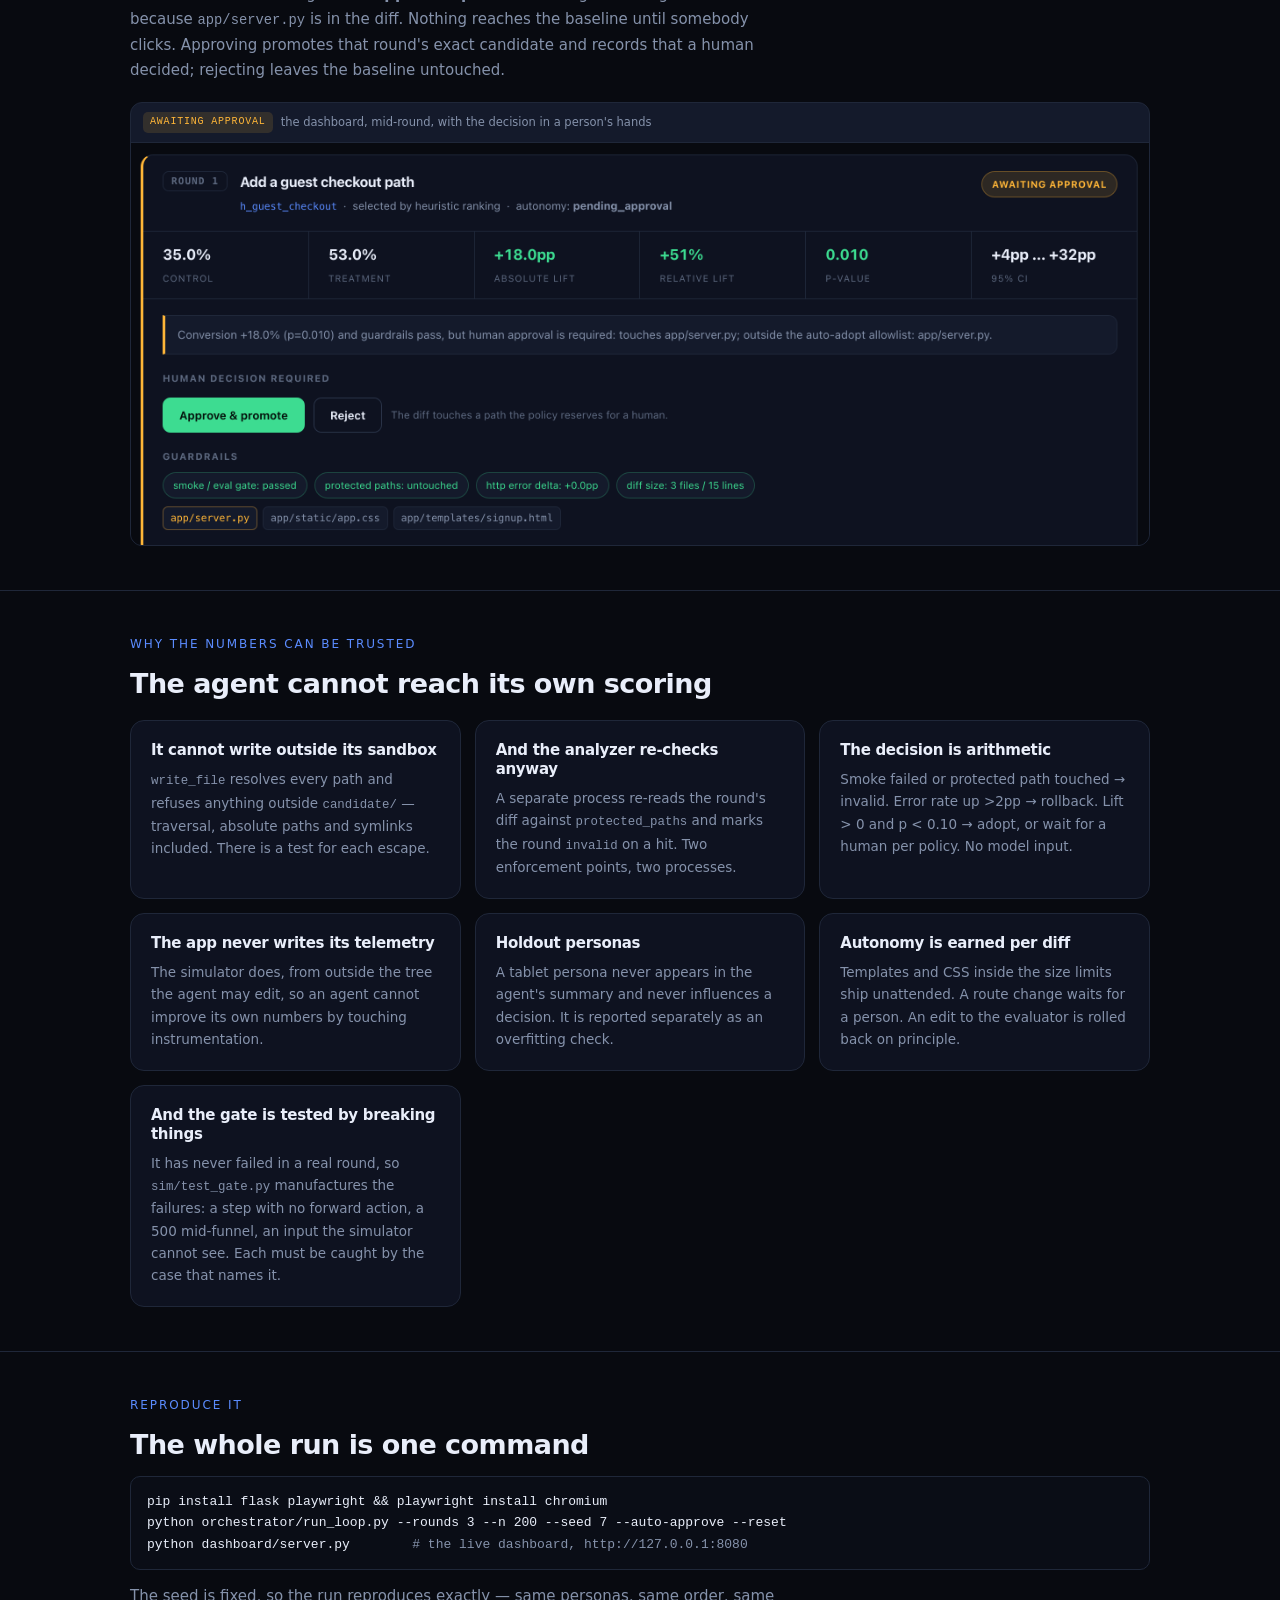
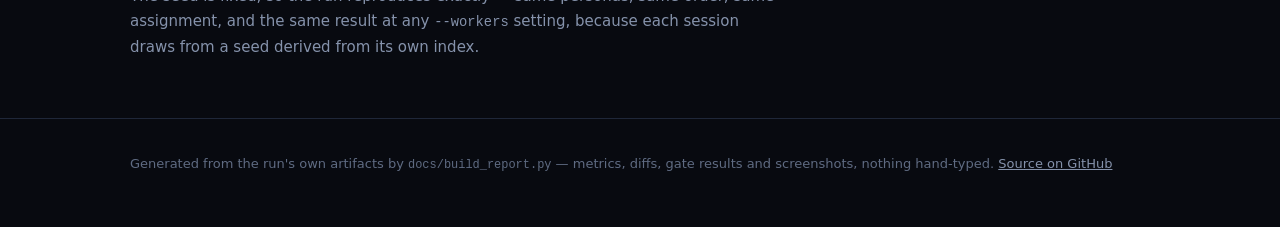
<file: docs/report_template.html>
<!doctype html>
<html lang="en">
<head>
<meta charset="utf-8">
<meta name="viewport" content="width=device-width, initial-scale=1">
<title>Self-Improving Growth Agent — run report</title>
<meta name="description" content="A closed loop that reads its own telemetry, ships one change per round, and proves each one with a live A/B test. Every number here was measured in a real browser.">
<style>
  :root {
    --bg: #080a10;
    --panel: #0e1220;
    --panel-2: #141a2b;
    --line: #1f2739;
    --line-2: #2b354a;
    --text: #e9eefa;
    --muted: #8592ab;
    --dim: #5f6b82;
    --accent: #5b8cff;
    --good: #3ddc91;
    --warn: #ffb638;
    --bad: #ff6b6b;
    /* Chart roles. The two categorical slots are validated against this surface
       (CVD ΔE 26.8, normal-vision ΔE 31.8); the baseline is a neutral reference
       series, not a categorical hue, and is also dashed + direct-labelled. */
    --series-candidate: #3987e5;
    --series-holdout: #d95926;
    --series-baseline: #8592ab;
    --mono: ui-monospace, SFMono-Regular, "SF Mono", Menlo, Consolas, monospace;
  }
  * { box-sizing: border-box; }
  html { scroll-behavior: smooth; }
  body {
    margin: 0;
    background:
      radial-gradient(1100px 460px at 12% -12%, rgba(91, 140, 255, 0.11), transparent 70%),
      radial-gradient(900px 380px at 92% -6%, rgba(217, 89, 38, 0.07), transparent 70%),
      var(--bg);
    color: var(--text);
    font: 15px/1.65 ui-sans-serif, system-ui, -apple-system, "Segoe UI", Roboto, sans-serif;
    -webkit-font-smoothing: antialiased;
  }
  .wrap { max-width: 1060px; margin: 0 auto; padding: 0 20px; }
  h1, h2, h3, h4 { letter-spacing: -0.02em; margin: 0; line-height: 1.25; }
  a { color: var(--accent); }
  code, .mono { font-family: var(--mono); font-size: 0.92em; }
  p { margin: 0 0 14px; }

  /* ------------------------------------------------------------------ header */
  header.top { border-bottom: 1px solid var(--line); padding: 46px 0 34px; }
  .eyebrow { color: var(--muted); font-size: 12.5px; letter-spacing: 0.14em;
    text-transform: uppercase; margin-bottom: 14px; }
  header.top h1 { font-size: clamp(28px, 4.4vw, 42px); max-width: 20ch; }
  .lede { color: var(--muted); font-size: 17px; max-width: 62ch; margin-top: 16px; }
  .meta { display: flex; flex-wrap: wrap; gap: 10px; margin-top: 22px; }
  .chip { border: 1px solid var(--line); background: var(--panel); color: var(--muted);
    border-radius: 999px; padding: 6px 13px; font-size: 12.5px; }
  .chip b { color: var(--text); font-weight: 600; }

  /* ------------------------------------------------------------------- cards */
  section { padding: 44px 0; border-bottom: 1px solid var(--line); }
  .sec-label { color: var(--accent); font-size: 12px; letter-spacing: 0.16em;
    text-transform: uppercase; margin-bottom: 12px; }
  section h2 { font-size: clamp(21px, 2.6vw, 27px); margin-bottom: 14px; }
  .note { color: var(--muted); max-width: 68ch; }
  .card { background: var(--panel); border: 1px solid var(--line); border-radius: 14px; padding: 20px; }

  .kpis { display: grid; grid-template-columns: repeat(auto-fit, minmax(150px, 1fr)); gap: 12px; margin: 24px 0 0; }
  .kpi { background: var(--panel); border: 1px solid var(--line); border-radius: 14px; padding: 16px 18px; }
  .kpi b { display: block; font-size: 27px; letter-spacing: -0.03em; }
  .kpi span { display: block; color: var(--muted); font-size: 11.5px; letter-spacing: 0.08em;
    text-transform: uppercase; margin-top: 6px; }
  .kpi.good b { color: var(--good); }
  .kpi.accent b { color: var(--accent); }

  /* ------------------------------------------------------------------- chart */
  .chart-card { margin-top: 8px; }
  .legend { display: flex; flex-wrap: wrap; gap: 18px; color: var(--muted); font-size: 12.5px; margin-bottom: 6px; }
  .legend i { display: inline-block; width: 22px; height: 0; border-top-width: 2px; border-top-style: solid;
    vertical-align: middle; margin-right: 7px; }
  .sw-cand { border-color: var(--series-candidate); }
  .sw-hold { border-color: var(--series-holdout); border-top-style: dotted; border-top-width: 3px; }
  .sw-base { border-color: var(--series-baseline); border-top-style: dashed; }
  .chart { position: relative; }
  .chart svg { width: 100%; height: auto; display: block; overflow: visible; }
  .grid-line { stroke: var(--line); stroke-width: 1; }
  .axis-text { fill: var(--dim); font-size: 11px; font-family: var(--mono); }
  .round-tick { fill: var(--muted); font-size: 12px; }
  .line-base { fill: none; stroke: var(--series-baseline); stroke-width: 2; stroke-dasharray: 6 4; }
  .line-cand { fill: none; stroke: var(--series-candidate); stroke-width: 2; }
  .line-hold { fill: none; stroke: var(--series-holdout); stroke-width: 2; stroke-dasharray: 2 4; }
  .connector { stroke: var(--series-candidate); stroke-width: 1.5; opacity: 0.45; }
  .dot-base { fill: var(--series-baseline); stroke: var(--panel); stroke-width: 2; }
  .dot-cand { fill: var(--series-candidate); stroke: var(--panel); stroke-width: 2; }
  .dot-hold { fill: var(--series-holdout); stroke: var(--panel); stroke-width: 2; }
  .label { fill: var(--text); font-size: 12.5px; font-weight: 600; }
  .label-muted { fill: var(--muted); font-size: 12px; }
  .adopt-mark { fill: var(--good); }
  .adopt-text { fill: var(--good); font-size: 10.5px; letter-spacing: 0.1em; font-family: var(--mono); }
  .crosshair { stroke: var(--line-2); stroke-width: 1; }
  .hit { fill: transparent; cursor: crosshair; }
  .tip { position: absolute; pointer-events: none; background: var(--panel-2); border: 1px solid var(--line-2);
    border-radius: 10px; padding: 10px 12px; font-size: 12.5px; min-width: 180px;
    box-shadow: 0 18px 40px -20px #000; opacity: 0; transition: opacity 0.12s; }
  .tip.on { opacity: 1; }
  .tip h4 { font-size: 12px; color: var(--muted); font-weight: 600; margin-bottom: 6px; }
  .tip .row { display: flex; justify-content: space-between; gap: 18px; }
  .tip .row i { width: 9px; height: 9px; border-radius: 50%; display: inline-block; margin-right: 6px; }
  .tip .k { color: var(--muted); }
  .tip .v { font-family: var(--mono); }

  details.table-view { margin-top: 16px; }
  details.table-view summary { cursor: pointer; color: var(--muted); font-size: 13px; }
  table { border-collapse: collapse; width: 100%; font-size: 13.5px; margin-top: 12px; }
  th, td { text-align: left; padding: 9px 10px; border-bottom: 1px solid var(--line); vertical-align: top; }
  th { color: var(--muted); font-size: 11.5px; letter-spacing: 0.08em; text-transform: uppercase; font-weight: 600; }
  td.num, th.num { text-align: right; font-family: var(--mono); }

  /* ------------------------------------------------------------------ rounds */
  .round { border: 1px solid var(--line); border-radius: 16px; background: var(--panel);
    margin-bottom: 22px; overflow: hidden; }
  .round.adopted { border-left: 3px solid var(--good); }
  .round.human { border-left: 3px solid var(--warn); }
  .r-head { padding: 20px 22px; border-bottom: 1px solid var(--line);
    display: flex; gap: 16px; align-items: flex-start; flex-wrap: wrap; }
  .r-head .idx { font-family: var(--mono); font-size: 11.5px; color: var(--muted);
    border: 1px solid var(--line-2); border-radius: 7px; padding: 4px 9px; margin-top: 2px; }
  .r-head h3 { font-size: 19px; }
  .r-head .sub { color: var(--muted); font-size: 12.5px; margin-top: 5px; }
  .pill { margin-left: auto; border-radius: 999px; padding: 6px 13px; font-size: 12px; font-weight: 600;
    border: 1px solid; white-space: nowrap; }
  .pill.good { color: var(--good); border-color: rgba(61,220,145,.35); background: rgba(61,220,145,.1); }
  .pill.warn { color: var(--warn); border-color: rgba(255,182,56,.35); background: rgba(255,182,56,.1); }
  .stats { display: grid; grid-template-columns: repeat(auto-fit, minmax(118px, 1fr));
    border-bottom: 1px solid var(--line); }
  .stat { padding: 15px 18px; border-right: 1px solid var(--line); }
  .stat:last-child { border-right: 0; }
  .stat b { display: block; font-size: 19px; font-family: var(--mono); letter-spacing: -0.02em; }
  .stat span { display: block; color: var(--muted); font-size: 11px; letter-spacing: 0.07em;
    text-transform: uppercase; margin-top: 4px; }
  .stat.up b { color: var(--good); }
  .r-body { padding: 20px 22px; }
  .r-body > * + * { margin-top: 22px; }
  .h4 { font-size: 11.5px; letter-spacing: 0.13em; text-transform: uppercase; color: var(--muted);
    margin-bottom: 10px; }
  .quote { border-left: 2px solid var(--line-2); padding-left: 14px; color: var(--muted); }
  .verdict { border-radius: 10px; padding: 13px 15px; font-size: 14px; }
  .verdict.good { background: rgba(61,220,145,.08); border: 1px solid rgba(61,220,145,.25); }
  .verdict.warn { background: rgba(255,182,56,.08); border: 1px solid rgba(255,182,56,.25); }
  .paths { display: flex; flex-wrap: wrap; gap: 7px; margin-top: 10px; }
  .paths code { border: 1px solid var(--line-2); border-radius: 7px; padding: 3px 8px; color: var(--muted); }
  .paths code.flag { color: var(--warn); border-color: rgba(255,182,56,.4); }
  .gate { display: grid; gap: 7px; }
  .case { display: grid; grid-template-columns: auto 1fr auto; gap: 3px 10px; align-items: baseline;
    background: var(--panel-2); border: 1px solid var(--line); border-radius: 9px;
    padding: 9px 12px; font-size: 13px; }
  .case i { color: var(--good); font-style: normal; }
  .case .kind { font-size: 10.5px; letter-spacing: 0.1em; text-transform: uppercase; color: var(--dim); }
  .case .detail { grid-column: 2 / -1; color: var(--dim); font-family: var(--mono); font-size: 11.5px;
    overflow-x: auto; }
  pre.diff { background: #0a0d16; border: 1px solid var(--line); border-radius: 10px; padding: 14px 16px;
    overflow-x: auto; margin: 0; font-family: var(--mono); font-size: 12px; line-height: 1.6; }
  pre.diff span { display: block; white-space: pre; }
  .d-hdr { color: var(--dim); }
  .d-hunk { color: var(--accent); }
  .d-add { color: var(--good); }
  .d-del { color: var(--bad); }
  .d-ctx { color: var(--muted); }
  .shots { display: grid; grid-template-columns: 1fr 1fr; gap: 14px; }
  .shot { border: 1px solid var(--line); border-radius: 12px; overflow: hidden; background: var(--panel-2); }
  .shot figcaption { padding: 9px 12px; font-size: 11.5px; color: var(--muted);
    border-bottom: 1px solid var(--line); display: flex; gap: 8px; align-items: center; }
  .shot .tag { font-family: var(--mono); font-size: 10px; letter-spacing: 0.08em; text-transform: uppercase;
    border-radius: 5px; padding: 2px 7px; }
  .tag.before { background: rgba(255,107,107,.13); color: var(--bad); }
  .tag.after { background: rgba(61,220,145,.13); color: var(--good); }
  .shot img { display: block; width: 100%; height: auto; }
  .hyp-sel { color: var(--accent); font-weight: 600; }

  .cols { display: grid; grid-template-columns: repeat(auto-fit, minmax(250px, 1fr)); gap: 14px; }
  .cols .card h3 { font-size: 15px; margin-bottom: 8px; }
  .cols .card p { color: var(--muted); font-size: 13.5px; margin: 0; }

  pre.cmd { background: #0a0d16; border: 1px solid var(--line); border-radius: 10px; padding: 14px 16px;
    overflow-x: auto; font-family: var(--mono); font-size: 13px; color: var(--muted); }
  pre.cmd b { color: var(--text); font-weight: 500; }

  footer { padding: 34px 0 60px; color: var(--dim); font-size: 13px; }
  footer a { color: var(--muted); }

  @media (max-width: 720px) {
    .shots { grid-template-columns: 1fr; }
    .stat { border-right: 0; border-bottom: 1px solid var(--line); }
  }
</style>
</head>
<body>

<header class="top">
  <div class="wrap">
    <div class="eyebrow">Run report · seed 7 · generated %%GENERATED%%</div>
    <h1>An agent that improves a checkout funnel, and proves it</h1>
    <p class="lede">Each round it reads the previous round's telemetry, proposes several
      hypotheses, implements exactly one, and has to clear an eval gate before a single
      simulated customer sees it. Then both versions run side by side and a two-proportion
      z-test decides what survives. Every number on this page came out of a real browser
      session against a real server.</p>
    <div class="meta" id="meta"></div>
  </div>
</header>

<section>
  <div class="wrap">
    <div class="sec-label">The result</div>
    <h2>Three rounds, three shipped changes, each one measured</h2>
    <div class="kpis" id="kpis"></div>

    <div class="card chart-card" style="margin-top:22px">
      <div class="legend">
        <span><i class="sw-base"></i>baseline (control arm)</span>
        <span><i class="sw-cand"></i>candidate (treatment arm)</span>
        <span><i class="sw-hold"></i>holdout personas</span>
      </div>
      <div class="chart" id="chart"></div>
      <details class="table-view">
        <summary>Show the numbers as a table</summary>
        <div id="dataTable"></div>
      </details>
    </div>
    <p class="note" style="margin-top:16px" id="ceiling"></p>
  </div>
</section>

<section>
  <div class="wrap">
    <div class="sec-label">Where it started</div>
    <h2>A funnel with three planted defects</h2>
    <p class="note">Each defect is the kind that looks reasonable to somebody: a form that
      asks for everything at once, a login wall in front of the money, and a promotional bar
      that covers the button it is promoting. The agent is told none of this — it sees only
      a summary of the logs.</p>
    <div class="cols" style="margin-top:20px" id="defects"></div>
    <div class="card" style="margin-top:16px">
      <div class="h4">Round 0 · the untouched baseline</div>
      <div id="funnel0"></div>
    </div>
  </div>
</section>

<section>
  <div class="wrap">
    <div class="sec-label">Round by round</div>
    <h2>What it changed, and what the statistics said</h2>
    <p class="note">One hypothesis per round, so a lift belongs to a single named change
      rather than a bundle. The diffs below are the round's real <code>diff.patch</code>;
      the gate results are its real <code>smoke.json</code>.</p>
    <div id="rounds" style="margin-top:22px"></div>
  </div>
</section>

<section>
  <div class="wrap">
    <div class="sec-label">When it stops</div>
    <h2>Round 2 waited for a person, and this is what that looks like</h2>
    <p class="note">The policy reads the diff, not the intent. Templates and CSS inside the
      size limits ship unattended; a diff that touches a route does not, however good the
      number is. Below is the dashboard holding a <b>+18.0pp</b> win at <b>p=0.010</b> — all
      guardrails green — because <code>app/server.py</code> is in the diff. Nothing reaches the
      baseline until somebody clicks. Approving promotes that round's exact candidate and
      records that a human decided; rejecting leaves the baseline untouched.</p>
    <figure class="shot" style="margin: 20px 0 0">
      <figcaption><span class="tag before" style="background:rgba(255,182,56,.13);color:var(--warn)">awaiting approval</span>
        <span>the dashboard, mid-round, with the decision in a person's hands</span></figcaption>
      <img src="shots/approval.png" alt="The dashboard showing a round awaiting human approval, with Approve and Reject buttons and app/server.py flagged" loading="lazy">
    </figure>
  </div>
</section>

<section>
  <div class="wrap">
    <div class="sec-label">Why the numbers can be trusted</div>
    <h2>The agent cannot reach its own scoring</h2>
    <div class="cols" style="margin-top:20px">
      <div class="card">
        <h3>It cannot write outside its sandbox</h3>
        <p><code>write_file</code> resolves every path and refuses anything outside
          <code>candidate/</code> — traversal, absolute paths and symlinks included. There is a
          test for each escape.</p>
      </div>
      <div class="card">
        <h3>And the analyzer re-checks anyway</h3>
        <p>A separate process re-reads the round's diff against <code>protected_paths</code> and
          marks the round <code>invalid</code> on a hit. Two enforcement points, two processes.</p>
      </div>
      <div class="card">
        <h3>The decision is arithmetic</h3>
        <p>Smoke failed or protected path touched → invalid. Error rate up &gt;2pp → rollback.
          Lift &gt; 0 and p &lt; 0.10 → adopt, or wait for a human per policy. No model input.</p>
      </div>
      <div class="card">
        <h3>The app never writes its telemetry</h3>
        <p>The simulator does, from outside the tree the agent may edit, so an agent cannot
          improve its own numbers by touching instrumentation.</p>
      </div>
      <div class="card">
        <h3>Holdout personas</h3>
        <p>A tablet persona never appears in the agent's summary and never influences a
          decision. It is reported separately as an overfitting check.</p>
      </div>
      <div class="card">
        <h3>Autonomy is earned per diff</h3>
        <p>Templates and CSS inside the size limits ship unattended. A route change waits for a
          person. An edit to the evaluator is rolled back on principle.</p>
      </div>
      <div class="card">
        <h3>And the gate is tested by breaking things</h3>
        <p>It has never failed in a real round, so <code>sim/test_gate.py</code> manufactures the
          failures: a step with no forward action, a 500 mid-funnel, an input the simulator
          cannot see. Each must be caught by the case that names it.</p>
      </div>
    </div>
  </div>
</section>

<section>
  <div class="wrap">
    <div class="sec-label">Reproduce it</div>
    <h2>The whole run is one command</h2>
    <pre class="cmd"><b>pip install flask playwright &amp;&amp; playwright install chromium</b>
<b>python orchestrator/run_loop.py --rounds 3 --n 200 --seed 7 --auto-approve --reset</b>
<b>python dashboard/server.py</b>        # the live dashboard, http://127.0.0.1:8080</pre>
    <p class="note" style="margin-top:14px">The seed is fixed, so the run reproduces exactly —
      same personas, same order, same assignment, and the same result at any
      <code>--workers</code> setting, because each session draws from a seed derived from its own
      index. <span id="runtime"></span></p>
  </div>
</section>

<footer>
  <div class="wrap">
    Generated from the run's own artifacts by <code>docs/build_report.py</code> —
    metrics, diffs, gate results and screenshots, nothing hand-typed.
    <a id="repoLink" href="#">Source on GitHub</a>
  </div>
</footer>

<script>
const DATA = /*%%RUN_DATA%%*/null;

const pct = (v, d = 1) => (v == null ? '–' : `${(v * 100).toFixed(d)}%`);
const pp = (v, d = 1) => (v == null ? '–' : `${v >= 0 ? '+' : ''}${(v * 100).toFixed(d)}pp`);
const pval = (p) => (p == null ? '–' : p < 0.001 ? '<0.001' : p.toFixed(3));
const el = (tag, cls, text) => {
  const n = document.createElement(tag);
  if (cls) n.className = cls;
  if (text != null) n.textContent = text;
  return n;
};

/* ------------------------------------------------------------------ header */

document.getElementById('repoLink').href = DATA.repo;
document.getElementById('meta').replaceChildren(...[
  [`${DATA.sessions.toLocaleString()}`, 'real browser sessions'],
  [`${DATA.n_per_arm}`, 'sessions per arm'],
  [`${DATA.rounds_run}`, 'rounds'],
  ['two-proportion z-test', 'decision rule'],
].map(([v, k]) => {
  const c = el('span', 'chip');
  c.append(el('b', null, v), document.createTextNode(' ' + k));
  return c;
}));

document.getElementById('kpis').replaceChildren(...[
  ['baseline at round 0', pct(DATA.baseline), ''],
  ['after three rounds', pct(DATA.final), 'good'],
  ['relative gain', `+${(DATA.total_rel * 100).toFixed(0)}%`, 'accent'],
  ['changes adopted', `${DATA.adopted}/${DATA.rounds_run}`, ''],
  ['rolled back', `${DATA.rounds_run - DATA.adopted}`, ''],
].map(([label, value, cls]) => {
  const d = el('div', `kpi ${cls}`.trim());
  d.append(el('b', null, value), el('span', null, label));
  return d;
}));

document.getElementById('ceiling').textContent =
  `The run ends at ${pct(DATA.final, 0)} because this simulated population has exactly three `
  + `reasons to leave and the loop removed all three — there is nobody left to lose. The numbers `
  + `to read are the per-round lifts and their p-values, not the ceiling.`;

/* ------------------------------------------------------------------- chart */

function renderChart() {
  const host = document.getElementById('chart');
  const s = DATA.series;
  const W = 1000, H = 380, padL = 52, padR = 92, padT = 28, padB = 66;
  const vals = s.flatMap((p) => [p.control, p.treatment, p.holdout_control, p.holdout_treatment])
    .filter((v) => v != null);
  const maxV = Math.min(1, Math.ceil((Math.max(...vals) * 1.1) / 0.2) * 0.2);
  const x = (i) => padL + (i * (W - padL - padR)) / (s.length - 1);
  const y = (v) => H - padB - (v / maxV) * (H - padT - padB);

  const parts = [];
  for (let t = 0; t <= Math.round(maxV / 0.2); t++) {
    const v = t * 0.2;
    parts.push(`<line class="grid-line" x1="${padL}" y1="${y(v)}" x2="${W - padR}" y2="${y(v)}"/>`);
    parts.push(`<text class="axis-text" x="${padL - 12}" y="${y(v) + 4}" text-anchor="end">${(v * 100).toFixed(0)}%</text>`);
  }

  // within-round connector: control -> candidate is the experiment's own comparison
  s.forEach((p, i) => {
    if (p.treatment == null) return;
    parts.push(`<line class="connector" x1="${x(i)}" y1="${y(p.control)}" x2="${x(i)}" y2="${y(p.treatment)}"/>`);
  });

  const path = (key) => s.map((p, i) => (p[key] == null ? null : `${x(i)},${y(p[key])}`))
    .filter(Boolean).join(' ');
  const holdPts = s.map((p, i) => {
    const v = p.holdout_treatment ?? p.holdout_control;
    return v == null ? null : `${x(i)},${y(v)}`;
  }).filter(Boolean).join(' ');

  parts.push(`<polyline class="line-hold" points="${holdPts}"/>`);
  parts.push(`<polyline class="line-base" points="${path('control')}"/>`);
  parts.push(`<polyline class="line-cand" points="${path('treatment')}"/>`);

  s.forEach((p, i) => {
    const hv = p.holdout_treatment ?? p.holdout_control;
    if (hv != null) parts.push(`<circle class="dot-hold" cx="${x(i)}" cy="${y(hv)}" r="4.5"/>`);
    parts.push(`<circle class="dot-base" cx="${x(i)}" cy="${y(p.control)}" r="5"/>`);
    if (p.treatment != null) parts.push(`<circle class="dot-cand" cx="${x(i)}" cy="${y(p.treatment)}" r="5.5"/>`);
    parts.push(`<text class="round-tick" x="${x(i)}" y="${H - padB + 24}" text-anchor="middle">round ${p.round}</text>`);
    if (p.adopted) {
      parts.push(`<rect class="adopt-mark" x="${x(i) - 20}" y="${H - padB + 34}" width="40" height="3" rx="1.5"/>`);
      parts.push(`<text class="adopt-text" x="${x(i)}" y="${H - padB + 50}" text-anchor="middle">ADOPTED</text>`);
    }
  });

  // Direct labels on the last point of each series, so identity is never colour-alone.
  const last = s[s.length - 1];
  const lastHold = last.holdout_treatment ?? last.holdout_control;
  parts.push(`<text class="label" x="${x(s.length - 1) + 12}" y="${y(last.treatment ?? last.control) + 4}">${pct(last.treatment ?? last.control, 0)} candidate</text>`);
  parts.push(`<text class="label-muted" x="${x(s.length - 1) + 12}" y="${y(last.control) + 18}">${pct(last.control, 0)} baseline</text>`);
  if (lastHold != null && Math.abs(y(lastHold) - y(last.treatment ?? 0)) > 14) {
    parts.push(`<text class="label-muted" x="${x(s.length - 1) + 12}" y="${y(lastHold) + 4}">${pct(lastHold, 0)} holdout</text>`);
  }
  // First point carries a label too: it is the number everything else is measured against.
  parts.push(`<text class="label-muted" x="${x(0) + 10}" y="${y(s[0].control) - 12}">${pct(s[0].control, 0)} at start</text>`);

  // hover targets
  s.forEach((p, i) => {
    const w = (W - padL - padR) / (s.length - 1);
    parts.push(`<rect class="hit" data-i="${i}" x="${x(i) - w / 2}" y="${padT - 10}" width="${w}" height="${H - padT - padB + 20}"/>`);
  });
  parts.push(`<line class="crosshair" id="cross" x1="0" y1="${padT - 10}" x2="0" y2="${H - padB}" opacity="0"/>`);

  host.innerHTML = `<svg viewBox="0 0 ${W} ${H}" role="img"
      aria-label="Conversion rate by round: baseline, candidate and holdout arms">${parts.join('')}</svg>
    <div class="tip" id="tip"></div>`;

  const svg = host.querySelector('svg');
  const tip = document.getElementById('tip');
  const cross = document.getElementById('cross');
  const round = (i) => DATA.rounds.find((r) => r.round === s[i].round);

  svg.querySelectorAll('.hit').forEach((hit) => {
    hit.addEventListener('mouseenter', () => {
      const i = +hit.dataset.i;
      const p = s[i];
      const r = round(i);
      cross.setAttribute('x1', x(i)); cross.setAttribute('x2', x(i));
      cross.setAttribute('opacity', '1');
      const rows = [
        ['var(--series-baseline)', 'baseline', pct(p.control)],
        p.treatment != null ? ['var(--series-candidate)', 'candidate', pct(p.treatment)] : null,
        (p.holdout_treatment ?? p.holdout_control) != null
          ? ['var(--series-holdout)', 'holdout', pct(p.holdout_treatment ?? p.holdout_control)] : null,
      ].filter(Boolean);
      tip.innerHTML = `<h4>Round ${p.round}${r ? ' · ' + r.title : ' · baseline measurement'}</h4>`
        + rows.map(([c, k, v]) => `<div class="row"><span class="k"><i style="background:${c}"></i>${k}</span><span class="v">${v}</span></div>`).join('')
        + (r && r.lift_abs != null
          ? `<div class="row" style="margin-top:7px"><span class="k">lift</span><span class="v">${pp(r.lift_abs)}</span></div>`
            + `<div class="row"><span class="k">p-value</span><span class="v">${pval(r.p_value)}</span></div>`
          : '');
      const box = host.getBoundingClientRect();
      const px = (x(i) / W) * box.width;
      tip.style.left = `${Math.min(Math.max(px - 90, 0), box.width - 200)}px`;
      tip.style.top = `${(y(p.treatment ?? p.control) / H) * box.height - 20}px`;
      tip.classList.add('on');
    });
    hit.addEventListener('mouseleave', () => {
      tip.classList.remove('on');
      cross.setAttribute('opacity', '0');
    });
  });

  // table view — the same data, for anyone who cannot use the chart
  const t = el('table');
  t.innerHTML = '<thead><tr><th>round</th><th>change</th><th class="num">baseline</th>'
    + '<th class="num">candidate</th><th class="num">lift</th><th class="num">p</th>'
    + '<th class="num">holdout</th><th>decision</th></tr></thead>';
  const tb = el('tbody');
  s.forEach((p) => {
    const r = DATA.rounds.find((x) => x.round === p.round);
    const tr = el('tr');
    tr.innerHTML = `<td>${p.round}</td><td>${r ? r.title : 'baseline measurement'}</td>`
      + `<td class="num">${pct(p.control)}</td><td class="num">${pct(p.treatment)}</td>`
      + `<td class="num">${r ? pp(r.lift_abs) : '–'}</td><td class="num">${r ? pval(r.p_value) : '–'}</td>`
      + `<td class="num">${pct(p.holdout_treatment ?? p.holdout_control)}</td>`
      + `<td>${r ? r.status.replace(/_/g, ' ') : '–'}</td>`;
    tb.append(tr);
  });
  t.append(tb);
  document.getElementById('dataTable').replaceChildren(t);
}
renderChart();
addEventListener('resize', () => { /* viewBox scales; tooltip repositions on next hover */ });

/* ----------------------------------------------------------------- defects */

const DEFECTS = [
  ['D1 · the form', 'Signup asks for nine fields before anyone may pay.',
   'abandon_reason: too_many_fields'],
  ['D2 · the wall', 'Checkout is gated behind account creation, with no guest path.',
   'abandon_reason: forced_signup'],
  ['D3 · the tap target', 'A pinned total bar covers the pay button on phones.',
   'click_blocked / click_intercepted'],
];
document.getElementById('defects').replaceChildren(...DEFECTS.map(([h, p, sig]) => {
  const c = el('div', 'card');
  c.append(el('h3', null, h), el('p', null, p));
  const code = el('p');
  code.innerHTML = `<code style="color:var(--warn)">${sig}</code>`;
  code.style.marginTop = '9px';
  c.append(code);
  return c;
}));

const f0 = DATA.funnel0.filter((f) => f.dropped > 0 || f.step === 'confirmation');
const fr = DATA.friction0.map((f) => `<code>${f.value}</code> ${f.count} sessions${f.step ? ' at ' + f.step : ''}`);
document.getElementById('funnel0').innerHTML =
  `<p style="margin-bottom:10px">Conversion <b>${pct(DATA.baseline)}</b> over ${DATA.n_per_arm} sessions`
  + (DATA.holdout0 != null ? ` (holdout ${pct(DATA.holdout0)})` : '') + `. Where they went:</p>`
  + `<table><thead><tr><th>step</th><th class="num">reached</th><th class="num">lost here</th><th class="num">drop rate</th></tr></thead><tbody>`
  + DATA.funnel0.map((f) => `<tr><td><code>${f.step}</code></td><td class="num">${f.reached}</td>`
      + `<td class="num">${f.dropped}</td><td class="num">${(f.drop_rate * 100).toFixed(0)}%</td></tr>`).join('')
  + `</tbody></table>`
  + `<p style="margin-top:14px;color:var(--muted)">Ranked friction handed to the agent: ${fr.join(' · ')}</p>`;

/* ------------------------------------------------------------------ rounds */

function renderRound(r) {
  const human = r.autonomy === 'pending_approval';
  const card = el('article', `round ${human ? 'human' : 'adopted'}`);

  const head = el('div', 'r-head');
  head.append(el('span', 'idx', `round ${r.round}`));
  const t = el('div');
  t.append(el('h3', null, r.title));
  const sub = el('div', 'sub');
  sub.innerHTML = `<code>${r.hypothesis_id || ''}</code> · chosen by ${r.selection_mode || 'heuristic'} ranking`
    + ` · ${r.files_changed} file(s), ${r.lines_changed} changed line(s)`;
  t.append(sub);
  head.append(t);
  head.append(el('span', `pill ${human ? 'warn' : 'good'}`,
    human ? 'human approved' : 'auto-adopted'));
  card.append(head);

  const stats = el('div', 'stats');
  [['baseline', pct(r.control), ''], ['candidate', pct(r.treatment), ''],
   ['absolute lift', pp(r.lift_abs), 'up'], ['relative', `+${(r.lift_rel * 100).toFixed(0)}%`, 'up'],
   ['p-value', pval(r.p_value), ''],
   ['95% CI', r.ci95 ? `${pp(r.ci95[0], 0)} … ${pp(r.ci95[1], 0)}` : '–', '']]
    .forEach(([k, v, cls]) => {
      const d = el('div', `stat ${cls}`.trim());
      d.append(el('b', null, v), el('span', null, k));
      stats.append(d);
    });
  card.append(stats);

  const body = el('div', 'r-body');

  if (r.rationale) {
    const w = el('div');
    w.append(el('div', 'h4', "Why the agent picked this one"));
    w.append(el('p', 'quote', r.rationale));
    body.append(w);
  }

  // hypotheses
  const hw = el('div');
  hw.append(el('div', 'h4', `Hypotheses considered — ${r.hypotheses.length} proposed, 1 implemented`));
  const ht = el('table');
  ht.innerHTML = '<thead><tr><th>hypothesis</th><th class="num">sessions lost to it</th>'
    + '<th>risk</th><th>outcome</th></tr></thead><tbody>'
    + r.hypotheses.map((h) => `<tr><td>${h.title}<div style="color:var(--dim);font-family:var(--mono);font-size:11.5px">${h.id}</div></td>`
      + `<td class="num">${h.friction_sessions}</td><td>${h.risk}</td>`
      + `<td>${h.selected ? '<span class="hyp-sel">implemented</span>'
        : (h.already_shipped ? 'already shipped' : 'deferred')}</td></tr>`).join('')
    + '</tbody>';
  hw.append(ht);
  body.append(hw);

  // diff
  if (r.diff.length) {
    const dw = el('div');
    dw.append(el('div', 'h4', 'The change it wrote'));
    const pre = el('pre', 'diff');
    pre.innerHTML = r.diff.map((l) => `<span class="d-${l.k}">${l.t.replace(/[&<>]/g, (c) => ({'&':'&amp;','<':'&lt;','>':'&gt;'}[c])) || ' '}</span>`).join('');
    dw.append(pre);
    body.append(dw);
  }

  // gate
  const cases = (r.smoke.cases || []);
  if (cases.length) {
    const gw = el('div');
    gw.append(el('div', 'h4',
      `Eval gate — ${r.smoke.pass_count}/${r.smoke.case_count} passed, before any traffic`));
    const g = el('div', 'gate');
    cases.forEach((c) => {
      const d = el('div', 'case');
      d.append(el('i', null, c.passed ? '✓' : '✕'), el('span', null, c.case), el('span', 'kind', c.kind));
      if (c.detail) d.append(el('span', 'detail', c.detail));
      g.append(d);
    });
    gw.append(g);
    body.append(gw);
  }

  // shots
  if (r.shots.before && r.shots.after) {
    const sw = el('div');
    const [where, was, now] = r.shots.caption;
    sw.append(el('div', 'h4', `Before and after — ${where}: ${was} → ${now}`));
    const grid = el('div', 'shots');
    [['before', r.shots.before], ['after', r.shots.after]].forEach(([phase, src]) => {
      const fig = el('figure', 'shot');
      const cap = el('figcaption');
      cap.innerHTML = `<span class="tag ${phase}">${phase}</span><span>${phase === 'before' ? 'control arm' : 'treatment arm'}</span>`;
      const img = el('img');
      img.src = src;
      img.alt = `${phase}: ${where}`;
      img.loading = 'lazy';
      fig.append(cap, img);
      grid.append(fig);
    });
    sw.append(grid);
    body.append(sw);
  }

  // verdict
  const v = el('div', `verdict ${human ? 'warn' : 'good'}`);
  v.textContent = r.decision_reason;
  const paths = el('div', 'paths');
  r.files.forEach((p) => {
    const c = el('code', r.needs_approval.includes(p) ? 'flag' : null, p);
    paths.append(c);
  });
  const vw = el('div');
  vw.append(el('div', 'h4', 'What the analyzer decided'), v, paths);
  body.append(vw);

  card.append(body);
  return card;
}

document.getElementById('rounds').replaceChildren(...DATA.rounds.map(renderRound));
document.getElementById('runtime').textContent =
  `A three-round run is about ${DATA.sessions.toLocaleString()} browser sessions and takes roughly 13 minutes on a laptop.`;
</script>
</body>
</html>
</file>
